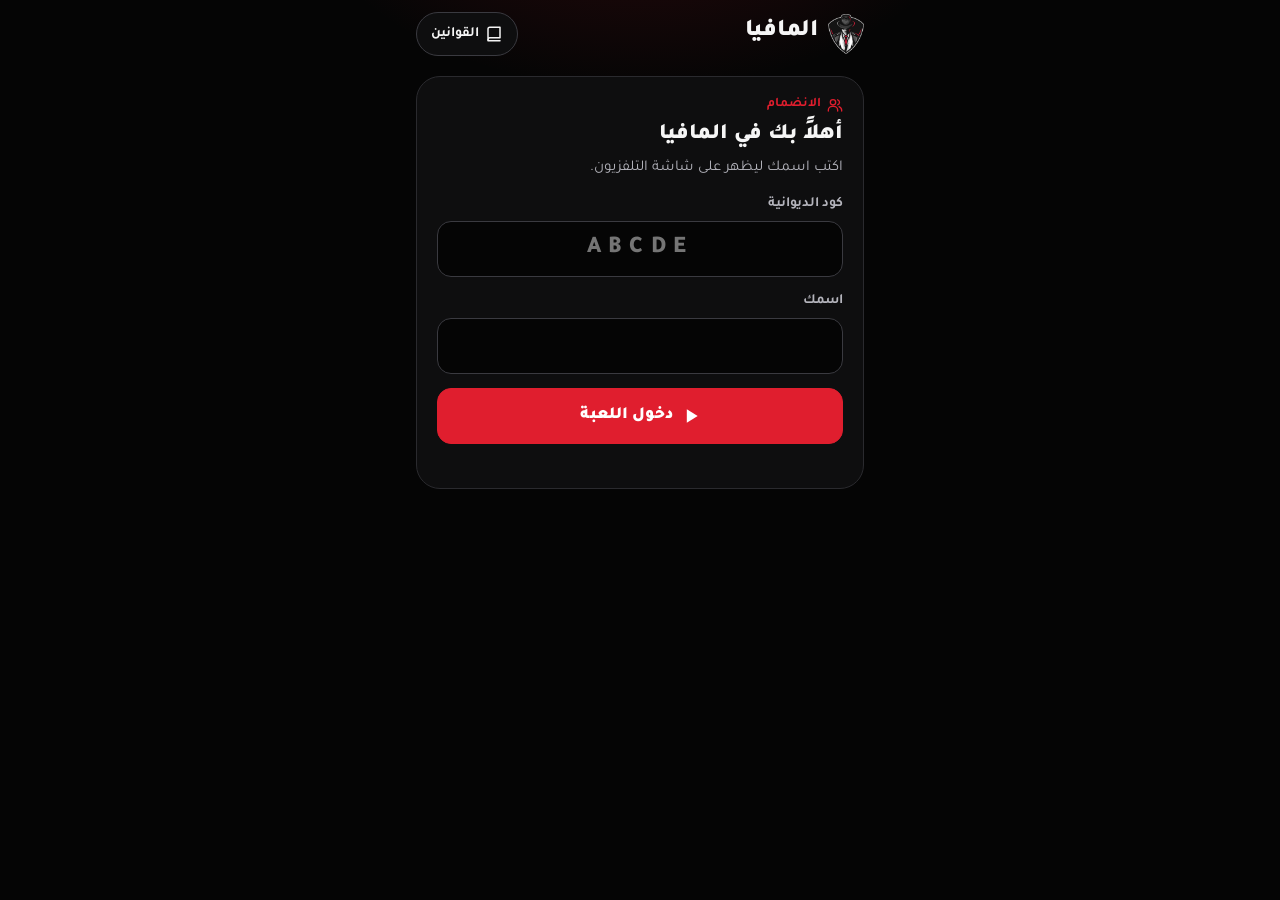
<file: index.html>
<!doctype html>
<html lang="ar" dir="rtl">
<head>
<script src="./polyfills.js?v=mwpchnn6"></script>
<meta charset="utf-8">
<meta name="viewport" content="width=device-width,initial-scale=1,viewport-fit=cover">
<meta name="theme-color" content="#050505">
<title>المافيا</title>
<link rel="stylesheet" href="./style.css?v=mwpchnn6">
<script src="./online-config.js"></script>
<script src="./ui.js?v=mwpchnn6"></script>
<script src="./rules.js?v=mwpchnn6"></script>
<style>
body{min-height:100%;font-size:16px;background:radial-gradient(520px 360px at 50% -160px,rgba(224,30,46,.2),transparent 70%),var(--bg)}
body.night{background:radial-gradient(520px 360px at 50% -160px,rgba(245,245,245,.07),transparent 70%),#020202}
.wrap{max-width:480px;margin:0 auto;padding:calc(12px + env(safe-area-inset-top)) 16px calc(88px + env(safe-area-inset-bottom))}

/* app bar */
.bar{display:flex;align-items:center;justify-content:space-between;gap:12px;margin-bottom:20px}
.brand{display:flex;align-items:center;gap:10px;min-width:0}
.brand .logo{width:36px;height:auto;flex:none}
.brand .wordmark{font-size:24px}
.brand .who{font-size:13px;color:var(--text-2);margin-top:3px;white-space:nowrap;overflow:hidden;text-overflow:ellipsis}
.tb{display:flex;gap:8px}
.chipbtn{display:inline-flex;align-items:center;gap:6px;height:44px;padding:0 14px;border-radius:999px;border:1px solid var(--line-strong);background:var(--surface);font-size:14px;font-weight:700;transition:background var(--dur-fast)}
.chipbtn:active{background:var(--surface-3)}
.chipbtn .i{width:18px;height:18px}

/* surfaces */
.card{background:var(--surface);border:1px solid var(--line);border-radius:var(--radius-lg);padding:20px;margin-bottom:14px;animation:fadeUp .45s var(--ease) both}
.eyebrow{display:inline-flex;align-items:center;gap:6px;color:var(--red);font-size:13px;font-weight:700;margin-bottom:6px}
.eyebrow .i{width:16px;height:16px}
.card h2{font-size:22px;font-weight:900;line-height:1.3}
.card p{color:var(--text-2);line-height:1.65;font-size:15px;margin-top:6px}
.center{text-align:center}
.big{font-size:28px;font-weight:900;line-height:1.25}
.hero-ic{width:64px;height:64px;border-radius:50%;display:grid;place-items:center;margin:4px auto 12px;border:1.5px solid var(--line-strong);background:var(--surface-2)}
.hero-ic .i{width:30px;height:30px}
.hero-ic.red{background:var(--red);border-color:var(--red);color:#fff;box-shadow:0 0 32px var(--red-glow)}

/* form */
label.fl{display:block;font-size:14px;font-weight:700;color:var(--text-2);margin:16px 0 8px}
.input{width:100%;font:inherit;font-size:18px;height:56px;padding:0 16px;border-radius:14px;border:1.5px solid var(--line-strong);background:var(--bg);color:var(--text);outline:none;transition:border-color var(--dur-fast)}
.input:focus{border-color:var(--red);box-shadow:0 0 0 3px var(--red-tint)}
.input.code{text-align:center;font-weight:900;font-size:24px;letter-spacing:.3em}
.btn{display:flex;width:100%;align-items:center;justify-content:center;gap:8px;height:56px;border-radius:14px;font-size:17px;font-weight:900;background:var(--surface-2);border:1.5px solid var(--line-strong);margin-top:14px;transition:transform var(--dur-fast),background var(--dur-fast)}
.btn:active{transform:scale(.98)}
.btn .i{width:20px;height:20px}
.btn.primary{background:var(--red);border-color:var(--red);color:#fff}
.btn.primary:active{background:var(--red-hover)}
.btn.ghost{background:none;border-color:transparent;color:var(--text-2);font-weight:700;font-size:15px}
.btn[disabled]{opacity:.4}
.err{color:#FF5A66;font-weight:700;margin-top:10px;font-size:14px;min-height:1em}

/* choice list */
.list{display:flex;flex-direction:column;gap:8px;margin-top:16px}
.opt{display:flex;align-items:center;gap:12px;min-height:58px;padding:8px 14px;border-radius:14px;background:var(--surface-2);border:1.5px solid transparent;font-size:17px;font-weight:700;text-align:right;width:100%;transition:border-color var(--dur-fast),background var(--dur-fast)}
.opt .av{width:38px;height:38px;border-radius:50%;display:grid;place-items:center;background:var(--surface-3);font-weight:900;flex:none}
.opt .nm{flex:1;min-width:0}
.opt .note{display:block;font-size:13px;color:var(--text-2);font-weight:400;margin-top:2px}
.opt .note.red{color:#FF5A66}
.opt .radio{width:24px;height:24px;border-radius:50%;border:2px solid var(--line-strong);flex:none;display:grid;place-items:center}
.opt .radio .i{width:14px;height:14px;opacity:0}
.opt.sel{border-color:var(--text);background:var(--white-tint)}
.opt.sel .radio{background:var(--text);border-color:var(--text);color:var(--bg)}
.opt.sel .radio .i{opacity:1}
.opt.sel.kill{border-color:var(--red);background:var(--red-tint)}
.opt.sel.kill .radio{background:var(--red);border-color:var(--red);color:#fff}
.opt[disabled]{opacity:.38}
.opt.static{cursor:default}
.opt.me{border-color:var(--line-strong)}
.opt.dead{opacity:.42}.opt.dead .nm{text-decoration:line-through}
.tag{display:inline-flex;align-items:center;gap:4px;font-size:13px;font-weight:700;border-radius:7px;padding:3px 8px;border:1px solid var(--line-strong);color:var(--text-2);flex:none}
.tag .i{width:13px;height:13px}
.tag.mafia{background:var(--red);border-color:var(--red);color:#fff}

/* role card */
.role{border-radius:var(--radius-lg);padding:28px 20px 22px;text-align:center;display:flex;flex-direction:column;align-items:center;gap:8px;border:1.5px solid var(--line-strong);
  background:linear-gradient(170deg,var(--surface-2),var(--surface) 70%);animation:fadeUp .45s var(--ease) both;cursor:pointer;user-select:none;-webkit-user-select:none}
.role .ric{width:84px;height:84px;border-radius:50%;display:grid;place-items:center;border:1.5px solid var(--text);margin-bottom:6px}
.role .ric .i{width:40px;height:40px}
.role .team{font-size:13px;font-weight:700;color:var(--text-2);letter-spacing:.02em}
.role .rn{font-size:40px;font-weight:900;line-height:1.1}
.role .rd{font-size:15px;line-height:1.65;color:var(--text-2);max-width:330px}
.role .mates{margin-top:8px;padding:10px 14px;border-radius:12px;background:var(--red-tint);font-size:15px;color:var(--text)}
.role .mates b{color:#FF5A66}
.role .tiny{font-size:13px;color:var(--text-3);margin-top:8px}
.role.mafia{border-color:var(--red);background:linear-gradient(170deg,#3A0710,var(--surface) 75%);box-shadow:0 0 48px -12px var(--red-glow)}
.role.mafia .ric{background:var(--red);border-color:var(--red);color:#fff}
.role.mafia .team{color:#FF5A66}

.dead-banner{display:flex;align-items:center;gap:10px;background:var(--red-tint);border:1px solid var(--red-deep);color:#FFB3BA;border-radius:14px;padding:12px 14px;font-weight:700;margin-bottom:14px;font-size:15px}
.dead-banner .i{color:var(--red)}
.checks{margin-top:12px;display:flex;flex-direction:column;gap:6px}
.checks div{display:flex;justify-content:space-between;align-items:center;background:var(--surface-2);border-radius:10px;padding:10px 12px;font-size:15px}
.result{display:flex;align-items:center;justify-content:center;gap:8px;border-radius:14px;padding:16px;text-align:center;font-size:20px;font-weight:900;margin-top:14px;animation:fadeUp .4s var(--ease) both;border:1.5px solid var(--text)}
.result.mafia{background:var(--red);border-color:var(--red);color:#fff}
.huge{font-size:60px;font-weight:900;font-variant-numeric:tabular-nums;direction:ltr;letter-spacing:-.02em;line-height:1.1;margin:6px 0}
.prog{display:flex;align-items:center;justify-content:center;gap:6px;color:var(--text-2);text-align:center;margin-top:12px;font-size:14px}
.prog .i{width:16px;height:16px}
.small{font-size:13px;color:var(--text-3);text-align:center;margin-top:16px}

/* overlays */
.overlay{position:fixed;top:0;right:0;bottom:0;left:0;background:rgba(3,3,3,.94);display:flex;align-items:center;justify-content:center;padding:20px;z-index:9;animation:fadeIn var(--dur) both}
.overlay .inner{width:100%;max-width:420px}
.rules-ov{align-items:flex-start;overflow-y:auto;-webkit-overflow-scrolling:touch;padding-top:calc(20px + env(safe-area-inset-top))}
.rules-ov .inner{padding-bottom:20px}
.rin section{margin-bottom:16px}
.rin .kicker{display:inline-flex;align-items:center;gap:6px;color:var(--red);font-weight:700;font-size:14px}
.rin .kicker .i{width:16px;height:16px}
.rin h2{font-size:28px;font-weight:900;margin:4px 0 8px}
.rin h3{display:flex;align-items:center;gap:8px;font-size:18px;font-weight:900;margin-bottom:8px}
.rin h3 .i{width:18px;height:18px;color:var(--red)} .rin h3.mt{margin-top:14px}
.rin p{color:var(--text-2);line-height:1.7;font-size:15px;margin-bottom:6px}
.rin b{color:var(--text)} .rin b.red{color:#FF5A66}
.r-roles{display:flex;flex-direction:column;gap:10px}
.r-role{display:grid;grid-template-columns:auto 1fr;gap:4px 12px;align-items:center;background:var(--surface);border:1px solid var(--line);border-radius:16px;padding:14px}
.r-role .r-ic{width:44px;height:44px;border-radius:50%;display:grid;place-items:center;border:1.5px solid var(--line-strong)}
.r-role .r-ic .i{width:22px;height:22px}
.r-role h3{margin:0;font-size:18px}
.r-role .r-team{font-size:13px;color:var(--text-3)}
.r-role p{grid-column:1/-1;margin:4px 0 0;font-size:14px}
.r-role.is-mafia{border-color:var(--red);background:linear-gradient(160deg,rgba(224,30,46,.16),var(--surface) 60%)}
.r-role.is-mafia .r-ic{background:var(--red);border-color:var(--red);color:#fff}
.r-role.is-mafia .r-team{color:#FF5A66}
.r-box{background:var(--surface);border:1px solid var(--line);border-radius:16px;padding:16px;margin-bottom:10px;color:var(--text-2);font-size:15px;line-height:1.7}
.r-box ol,.r-box ul{padding-inline-start:20px}
.r-box li{margin-bottom:4px}
.r-box a{color:var(--text);text-decoration:underline}
.rules-close{position:sticky;bottom:0}

/* privacy cover */
#cover{position:fixed;top:0;right:0;bottom:0;left:0;z-index:30;display:flex;flex-direction:column;align-items:center;justify-content:center;gap:16px;padding:24px;text-align:center;cursor:pointer;user-select:none;-webkit-user-select:none;
  background:radial-gradient(420px 420px at 50% 40%,rgba(224,30,46,.16),transparent 70%),var(--bg)}
#cover .logo{width:230px;max-width:56vw;height:auto;animation:drift 6s ease-in-out infinite;filter:drop-shadow(0 18px 40px rgba(224,30,46,.25))}
#cover .wordmark{font-size:52px}
#cover .st{display:inline-flex;align-items:center;gap:8px;min-height:40px;padding:0 16px;border-radius:999px;border:1px solid var(--line-strong);background:var(--surface);font-size:16px;font-weight:700;margin-top:6px}
#cover .st .i{width:18px;height:18px;color:var(--red)}
#cover .tap{display:inline-flex;align-items:center;gap:6px;font-size:14px;color:var(--text-2);animation:pulse 2.2s infinite}
#cover .tap .i{width:18px;height:18px}
.hidebtn{position:fixed;bottom:calc(16px + env(safe-area-inset-bottom));left:50%;transform:translateX(-50%);z-index:8;display:inline-flex;align-items:center;gap:8px;height:48px;padding:0 22px;border:1px solid var(--line-strong);background:rgba(14,14,15,.94);backdrop-filter:blur(8px);border-radius:999px;font-size:15px;font-weight:700;box-shadow:0 8px 24px rgba(0,0,0,.5)}
.hidebtn .i{width:18px;height:18px}
.vlist{margin-top:12px;flex-direction:column;align-items:stretch}
.vbtn{width:100%;min-height:52px;font-size:16px}
.btn.rec{animation:breathe 1.6s infinite}
.btn.rec #reccd{direction:ltr;font-variant-numeric:tabular-nums}
</style>
</head>
<body>
<div class="wrap">
  <div class="bar">
    <div class="brand"><span id="brandLogo"></span><div><div class="wordmark">المافيا</div><div class="who" id="meName"></div></div></div>
    <div class="tb">
      <button class="chipbtn" id="rulesBtn" aria-label="القوانين"></button>
      <button class="chipbtn hidden" id="peekBtn" aria-label="دوري"></button>
    </div>
  </div>
  <div id="view"></div>
  <div class="small" id="conn"></div>
</div>

<div id="cover" class="hidden" role="button" aria-label="اضغط للعرض">
  <span id="coverLogo"></span>
  <div class="wordmark">المافيا<span class="en">MAFIA</span></div>
  <div class="st" id="coverSt"></div>
  <div class="tap" id="coverTap"></div>
</div>
<button class="hidebtn hidden" id="hideBtn"></button>
<div class="overlay hidden" id="ov"><div class="inner" id="ovInner"></div></div>
<div class="overlay rules-ov hidden" id="rov"><div class="inner"><div class="rin" id="rulesIn"></div>
  <button class="btn primary rules-close" id="rulesClose"></button></div></div>

<script src="./play.js?v=mwpchnn6"></script>
</body>
</html>
</file>
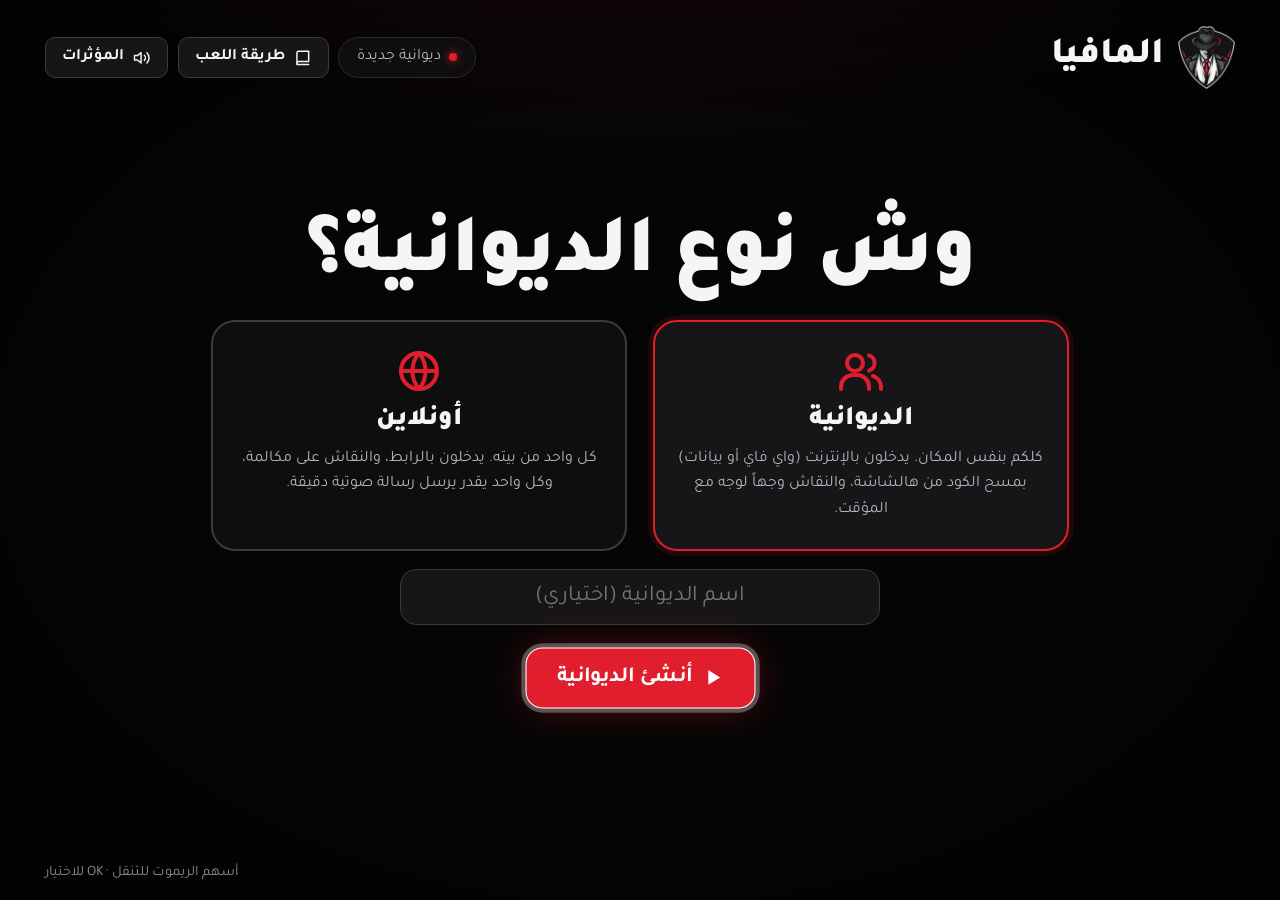
<file: host.html>
<!doctype html>
<html lang="ar" dir="rtl">
<head>
<script src="./polyfills.js?v=mwpchnn6"></script>
<meta charset="utf-8">
<meta name="viewport" content="width=device-width,initial-scale=1">
<title>المافيا — شاشة الراوي</title>
<link rel="stylesheet" href="./style.css?v=mwpchnn6">
<script src="./qrcode.js?v=mwpchnn6"></script>
<script src="./online-config.js"></script>
<script src="./ui.js?v=mwpchnn6"></script>
<script src="./rules.js?v=mwpchnn6"></script>
<style>
html{font-size:1.25vw}
body{overflow:hidden;background:radial-gradient(70rem 40rem at 50% -18rem,rgba(224,30,46,.16),transparent 70%),var(--bg);transition:background var(--dur-slow)}
body.night{background:radial-gradient(70rem 40rem at 50% -18rem,rgba(245,245,245,.06),transparent 70%),#020202}
body::after{content:"";position:fixed;top:0;right:0;bottom:0;left:0;pointer-events:none;background:radial-gradient(ellipse at center,transparent 55%,rgba(0,0,0,.55))}
#app{position:fixed;top:0;right:0;bottom:0;left:0;display:flex;flex-direction:column;padding:1.6rem 2.8rem 1.1rem;z-index:1}

/* header */
header{display:flex;align-items:center;justify-content:space-between;margin-bottom:1.3rem}
.brand{display:flex;align-items:center;gap:.9rem}
.brand .logo{width:3.6rem;height:auto}
.brand .wordmark{font-size:2.3rem}
.tools{display:flex;gap:.6rem;align-items:center}
.status{display:inline-flex;align-items:center;gap:.5rem;height:2.6rem;padding:0 1.1rem;border-radius:999px;border:1px solid var(--line);font-size:1rem;color:var(--text-2);background:var(--surface)}
.status .dot{width:.5rem;height:.5rem;border-radius:50%;background:var(--red);box-shadow:0 0 .6rem var(--red)}
main{flex:1;min-height:0;display:flex}
footer{display:flex;justify-content:space-between;align-items:center;color:var(--text-3);font-size:.9rem;margin-top:.8rem}
footer span{display:inline-flex;align-items:center;gap:.4rem}
footer .url{direction:ltr;font-weight:700;color:var(--text-2)}

/* buttons */
.btn{display:inline-flex;align-items:center;justify-content:center;gap:.6rem;height:3.6rem;padding:0 1.8rem;border-radius:var(--radius);font-size:1.3rem;font-weight:700;
  background:var(--surface-2);border:1.5px solid var(--line-strong);color:var(--text);outline:none;
  transition:transform var(--dur-fast) var(--ease),background var(--dur-fast),border-color var(--dur-fast),box-shadow var(--dur-fast)}
.btn .i{width:1.3rem;height:1.3rem}
.btn.primary{background:var(--red);border-color:var(--red);color:#fff}
.btn.ghost{background:transparent}
.btn.sm{height:2.6rem;padding:0 1rem;font-size:1rem;border-radius:var(--radius-sm)}
.btn.sm .i{width:1.1rem;height:1.1rem}
.btn.icon{width:2.8rem;padding:0}
.btn:focus-visible,.btn:focus{border-color:#fff;box-shadow:0 0 0 .25rem rgba(245,245,245,.22);transform:scale(1.05)}
.btn.primary:focus{box-shadow:0 0 0 .25rem rgba(245,245,245,.3),0 0 2.4rem var(--red-glow)}
.btn[disabled]{opacity:.35;cursor:not-allowed}

/* lobby */
.lobby{display:grid;grid-template-columns:22rem 1fr;gap:1.8rem;width:100%;min-height:0}
.join{background:var(--surface);border:1px solid var(--line);border-radius:var(--radius-lg);overflow:hidden;display:flex;flex-direction:column;align-self:start}
.join .head{background:var(--red);color:#fff;padding:.9rem 1.2rem;display:flex;align-items:center;gap:.6rem;font-size:1.25rem;font-weight:900}
.join .body{padding:1.3rem;display:flex;flex-direction:column;align-items:center;gap:1rem}
.qr{width:17.5rem;height:17.5rem;background:#fff;border-radius:var(--radius);padding:1rem}
.qr svg{width:100%;height:100%;display:block}
.url{direction:ltr;font-size:1.3rem;font-weight:700;letter-spacing:.02em;border:1px solid var(--line-strong);border-radius:var(--radius-sm);padding:.45rem 1rem;background:var(--surface-2)}
.hint{display:flex;gap:.6rem;align-items:flex-start;color:var(--text-2);font-size:.95rem;line-height:1.5}
.hint .i{color:var(--red);margin-top:.15rem}
.noip{display:flex;flex-direction:column;align-items:center;gap:.8rem;text-align:center;color:var(--text-2);font-size:1.15rem;padding:2rem 1rem}
.noip .i{width:3rem;height:3rem;color:var(--red)}

.panel{background:var(--surface);border:1px solid var(--line);border-radius:var(--radius-lg);padding:1.3rem 1.5rem;display:flex;flex-direction:column;min-height:0;overflow:hidden}
.ptitle{display:flex;align-items:center;gap:.8rem;margin-bottom:1rem}
.ptitle h2{font-size:1.6rem;font-weight:900}
.badge{display:inline-flex;align-items:center;justify-content:center;min-width:2.2rem;height:2rem;padding:0 .7rem;border-radius:999px;background:var(--red);color:#fff;font-weight:900;font-size:1.05rem}
.grid{display:grid;grid-template-columns:repeat(4,1fr);gap:.7rem;align-content:start}
.still .anim,.still .tile{animation:none}
.tile{display:flex;align-items:center;gap:.6rem;background:var(--surface-2);border:1px solid var(--line);border-radius:var(--radius);padding:.55rem .7rem;font-size:1.2rem;font-weight:700;min-width:0;animation:fadeUp .4s var(--ease) both}
.tile .on,.tile .off{width:.55rem;height:.55rem;border-radius:50%;flex:none}
.tile .on{background:#F5F5F5;box-shadow:0 0 .5rem rgba(245,245,245,.6)} .tile .off{background:var(--line-strong)}
.tile .nm{flex:1;min-width:0;white-space:nowrap;overflow:hidden;text-overflow:ellipsis}
.tile .kick{width:2rem;height:2rem;border-radius:.6rem;display:grid;place-items:center;color:var(--text-3);border:1.5px solid transparent;flex:none;outline:none}
.tile .kick .i{width:1rem;height:1rem}
.tile .kick:focus{border-color:#fff;color:#fff;background:var(--red)}
.empty{grid-column:1/-1;display:flex;flex-direction:column;align-items:center;gap:.8rem;color:var(--text-3);font-size:1.3rem;padding:2.4rem 0}
.empty .i{width:2.6rem;height:2.6rem}

.settings{display:grid;grid-template-columns:repeat(5,minmax(0,1fr));gap:.55rem;margin-top:auto;padding-top:1rem}
.set{background:var(--surface-2);border:1px solid var(--line);border-radius:var(--radius);padding:.4rem .4rem;display:flex;align-items:center;justify-content:space-between;gap:.4rem;min-width:0}
.set .lbl{display:flex;align-items:center;gap:.3rem;color:var(--text-2);font-size:.88rem;white-space:nowrap;min-width:0;overflow:hidden}
.set .lbl small{font-size:.8rem;color:var(--text-3)}
.set .lbl .i{color:var(--red);width:1rem;height:1rem;flex:none}
.stepper{display:flex;align-items:center;gap:.4rem}
.set .btn.icon{width:2.1rem;height:2.1rem}
.set.wide{grid-column:span 2}
.set .sw{height:2rem;padding:0 .15rem}.set .sw i{width:2.3rem;height:1.35rem}.set .sw i::after{width:.95rem;height:.95rem}.set .sw.on i::after{right:1.15rem}
.stepper{gap:.25rem!important}
.stepper b{min-width:2rem;text-align:center;font-size:1.35rem;font-variant-numeric:tabular-nums}
.sw{display:inline-flex;align-items:center;gap:.5rem;height:2.4rem;padding:0 .35rem;flex:none;border-radius:999px;border:1.5px solid var(--line-strong);font-size:.95rem;font-weight:700;color:var(--text-2);outline:none;transition:all var(--dur-fast)}
.sw i{width:2.6rem;height:1.5rem;border-radius:999px;background:var(--surface-3);position:relative;transition:background var(--dur-fast)}
.sw i::after{content:"";position:absolute;top:.2rem;right:.2rem;width:1.1rem;height:1.1rem;border-radius:50%;background:var(--text-3);transition:all var(--dur) var(--ease)}
.sw.on{color:var(--text)} .sw.on i{background:var(--red)} .sw.on i::after{right:1.3rem;background:#fff}
.sw:focus{border-color:#fff;box-shadow:0 0 0 .25rem rgba(245,245,245,.22)}
.cta{display:flex;align-items:center;gap:1rem;margin-top:.8rem}
.cta .btn{white-space:nowrap}
.deck{display:flex;flex-wrap:wrap;gap:.3rem;margin-top:.6rem;align-items:center}
.deck .tag{font-size:.78rem;padding:.1rem .45rem}
.cta .note{color:var(--text-2);font-size:1.05rem}
.err{color:var(--red);font-size:1.05rem;font-weight:700}

footer .url{font-size:.9rem;padding:.15rem .6rem}
/* stage screens */
.stage{flex:1;display:flex;flex-direction:column;align-items:center;justify-content:center;text-align:center;gap:1.1rem}
.orb{width:7.5rem;height:7.5rem;border-radius:50%;display:grid;place-items:center;border:1.5px solid var(--line-strong);background:var(--surface);animation:drift 6s ease-in-out infinite}
.orb .i{width:3.4rem;height:3.4rem}
.orb.red{border-color:var(--red);color:var(--red);animation:drift 6s ease-in-out infinite,breathe 3s ease-in-out infinite}
.orb.white{box-shadow:0 0 5rem 1rem rgba(245,245,245,.08)}
.kicker{display:inline-flex;align-items:center;gap:.5rem;font-size:1.25rem;font-weight:700;color:var(--red);letter-spacing:.02em}
.kicker .i{width:1.2rem;height:1.2rem}
.huge{font-size:5.2rem;font-weight:900;line-height:1.05;letter-spacing:-.02em}
.lead{font-size:1.5rem;color:var(--text-2);max-width:58rem;line-height:1.6}
.bar{width:36rem;height:.6rem;border-radius:1rem;background:var(--surface-3);overflow:hidden}
.bar i{display:block;height:100%;background:var(--red);border-radius:1rem;transition:width var(--dur-slow) var(--ease);margin-inline-start:0}
.meta{color:var(--text-2);font-size:1.2rem;font-variant-numeric:tabular-nums}
.countdown{font-size:10rem;font-weight:900;font-variant-numeric:tabular-nums;line-height:1;direction:ltr;letter-spacing:-.03em}
.countdown.low{color:var(--red);animation:pulse 1s infinite}
.victim{font-size:5.6rem;font-weight:900;color:var(--red);line-height:1;animation:fadeUp .9s var(--ease) both;text-shadow:0 0 3rem var(--red-glow)}
.rolechip{display:inline-flex;align-items:center;gap:.7rem;font-size:1.7rem;font-weight:900;padding:.7rem 1.6rem;border-radius:var(--radius);border:2px solid var(--text);animation:fadeUp .9s .5s var(--ease) both}
.rolechip .i{width:1.7rem;height:1.7rem}
.rolechip.mafia{background:var(--red);border-color:var(--red);color:#fff;animation:fadeUp .9s .5s var(--ease) both,breathe 2.4s 1.4s infinite}
.wide{width:100%;max-width:86rem}
.ptile{display:flex;align-items:center;gap:.7rem;background:var(--surface);border:1px solid var(--line);border-radius:var(--radius);padding:.6rem .8rem;font-size:1.25rem;font-weight:700;min-width:0;transition:border-color var(--dur)}
.ptile .av{width:2.3rem;height:2.3rem;border-radius:50%;display:grid;place-items:center;background:var(--surface-3);font-weight:900;flex:none}
.ptile .nm{flex:1;min-width:0;white-space:nowrap;overflow:hidden;text-overflow:ellipsis;text-align:right}
.ptile.done{border-color:var(--text)} .ptile.done .av{background:var(--text);color:var(--bg)}
.ptile.dead{opacity:.4} .ptile.dead .nm{text-decoration:line-through}
.ptile .st .i{width:1.2rem;height:1.2rem}
.tag{display:inline-flex;align-items:center;gap:.3rem;font-size:.85rem;font-weight:700;border-radius:.45rem;padding:.15rem .55rem;border:1px solid var(--line-strong);color:var(--text-2);flex:none}
.tag .i{width:.9rem;height:.9rem}
.tag.mafia{background:var(--red);border-color:var(--red);color:#fff}
.actions{display:flex;gap:1rem;justify-content:center;margin-top:.4rem}
.tally{display:flex;flex-direction:column;gap:.6rem;width:58rem}
.trow{display:grid;grid-template-columns:11rem 1fr 3rem;align-items:center;gap:1rem;font-size:1.25rem;font-weight:700;text-align:right}
.trow .tb{height:2.2rem;border-radius:.6rem;background:var(--surface-2);overflow:hidden;position:relative}
.trow .tb i{position:absolute;top:0;bottom:0;right:0;background:linear-gradient(270deg,var(--red),var(--red-deep));border-radius:.6rem}
.trow .tv{position:absolute;top:0;right:0;bottom:0;left:0;display:flex;align-items:center;padding:0 .8rem;font-size:.95rem;font-weight:400;color:#fff;white-space:nowrap;overflow:hidden}
.trow b{text-align:center;font-size:1.4rem}
.over{gap:.8rem}
.over .logo{width:6.4rem;height:auto;flex:none;filter:drop-shadow(0 0 2rem rgba(224,30,46,.3))}
.banner{font-size:4.8rem;font-weight:900;line-height:1.05}
.banner.mafia{color:var(--red);text-shadow:0 0 3.5rem var(--red-glow)}
.log{font-size:.9rem;color:var(--text-3);line-height:1.7;columns:2;column-gap:3rem;text-align:right;max-width:76rem}

/* rules overlay */
.rov{position:fixed;top:0;right:0;bottom:0;left:0;z-index:20;background:rgba(3,3,3,.985);padding:1.6rem 2.8rem;animation:fadeIn var(--dur) both;overflow-x:hidden;overflow-y:auto;scroll-behavior:smooth}
.rin{min-height:100%;display:flex;flex-direction:column;gap:.6rem;font-size:.84rem;line-height:1.45}
.rin h2{font-size:1.9rem;font-weight:900;margin:.1rem 0}
.rin h3{display:flex;align-items:center;gap:.5rem;font-size:1.15rem;font-weight:900;margin-bottom:.4rem}
.rin h3 .i{color:var(--red)} .rin h3.mt{margin-top:.8rem}
.r-intro p{color:var(--text-2);font-size:.95rem;max-width:70rem}
.r-intro b{color:var(--text)} .r-intro b.red,.r-box b.red{color:var(--red)}
.r-roles{display:grid;grid-template-columns:repeat(3,1fr);gap:.7rem}
.r-role{display:grid;grid-template-columns:auto 1fr;gap:.25rem .7rem;align-items:center;background:var(--surface);border:1px solid var(--line);border-radius:var(--radius);padding:.6rem .9rem}
.r-role .r-ic{width:2.4rem;height:2.4rem;border-radius:50%;display:grid;place-items:center;border:1.5px solid var(--line-strong)}
.r-role .r-ic .i{width:1.5rem;height:1.5rem}
.r-role h3{font-size:1.2rem;margin:0}
.r-role .r-team{font-size:.85rem;color:var(--text-3)}
.r-role p{grid-column:1/-1;color:var(--text-2)}
.r-role.is-mafia{border-color:var(--red);background:linear-gradient(160deg,rgba(224,30,46,.18),var(--surface) 60%)}
.r-role.is-mafia .r-ic{background:var(--red);border-color:var(--red);color:#fff}
.r-role.is-mafia .r-team{color:var(--red)}
.r-cols{display:grid;grid-template-columns:1.5fr 1fr 1fr;gap:.9rem;flex:1;min-height:0}
.r-box{background:var(--surface);border:1px solid var(--line);border-radius:var(--radius);padding:.7rem 1rem;color:var(--text-2)}
.r-box ol,.r-box ul{padding-inline-start:1.2rem;display:flex;flex-direction:column;gap:.25rem}
.r-box p{margin-bottom:.4rem} .r-box b,.r-box a{color:var(--text)}
.rov .closerow{position:fixed;z-index:1;top:1.6rem;left:2.8rem}
.accused{display:flex;gap:1.4rem;justify-content:center;flex-wrap:wrap}
.acc{display:flex;flex-direction:column;align-items:center;gap:.4rem;padding:1rem 1.6rem;border:2px solid var(--red);border-radius:var(--radius);background:var(--surface-2);min-width:9rem;animation:fadeUp .6s var(--ease) both}
.acc .av{width:3.4rem;height:3.4rem;border-radius:50%;display:grid;place-items:center;background:var(--red);color:#fff;font-size:1.6rem;font-weight:900}
.acc b{font-size:1.6rem}
.acc small{color:var(--text-3);font-size:.95rem}
.code{display:flex;flex-direction:column;align-items:center;gap:.1rem}
.code small{color:var(--text-3);font-size:.9rem}
.code b{direction:ltr;font-size:2.6rem;font-weight:900;letter-spacing:.3em;margin-inline-end:-.3em;color:#fff}
.btn.wa{background:#1fa855;border-color:#1fa855;color:#fff}
.create .logo.big{width:9rem;height:auto}
.create .input{width:30rem;max-width:90vw;font-size:1.4rem;padding:.9rem 1.2rem;border-radius:var(--radius);border:1.5px solid var(--line-strong);background:var(--surface-2);color:var(--text);font-family:inherit;text-align:center}
.create .input:focus{outline:none;border-color:#fff;box-shadow:0 0 0 .25rem rgba(245,245,245,.22)}
.create .err{color:var(--red);min-height:1.4em}
.vtitle{display:flex;align-items:center;gap:.5rem;color:var(--text-2);font-size:1.1rem}
.vbtn.tv{font-size:1.3rem;padding:.8rem 1.3rem;min-width:15rem}
.vbtn.tv .vic{width:2.6rem;height:2.6rem}
.create .modes{display:flex;gap:1.6rem;justify-content:center;flex-wrap:wrap}
.create .mode{width:26rem;display:flex;flex-direction:column;align-items:center;gap:.6rem;padding:1.6rem 1.4rem;border-radius:var(--radius-lg);border:2px solid var(--line-strong);background:var(--surface);color:var(--text);text-align:center;outline:none}
.create .mode .i{width:3rem;height:3rem;color:var(--red)}
.create .mode b{font-size:1.7rem;font-weight:900}
.create .mode span{color:var(--text-2);font-size:1rem;line-height:1.6}
.create .mode.sel{border-color:var(--red);background:var(--surface-2);box-shadow:0 0 0 .3rem var(--red-tint)}
.create .mode:focus{border-color:#fff}
.join.compact .qr{width:12.5rem;height:12.5rem;padding:.7rem}
.join.compact .body{gap:.75rem}
.set.locked{opacity:.62}
.set.locked .sw{cursor:not-allowed}
</style>
</head>
<body>
<div id="app">
  <header>
    <div class="brand"><span id="brandLogo"></span><div class="wordmark">المافيا</div></div>
    <div class="tools">
      <span class="status" id="status"><span class="dot"></span><span id="statusTxt"></span></span>
      <button class="btn sm" id="rulesBtn" data-k="rules"></button>
      <button class="btn sm" id="soundBtn" data-k="sound"></button>
    </div>
  </header>
  <main id="main"></main>
  <footer><span id="foot"></span><span id="remoteHint"></span></footer>
</div>
<div class="rov hidden" id="rulesOv"><div class="rin" id="rulesIn"></div>
  <div class="closerow"><button class="btn sm primary" id="rulesClose"></button></div></div>

<script src="./tv.js?v=mwpchnn6"></script>
</body>
</html>
</file>
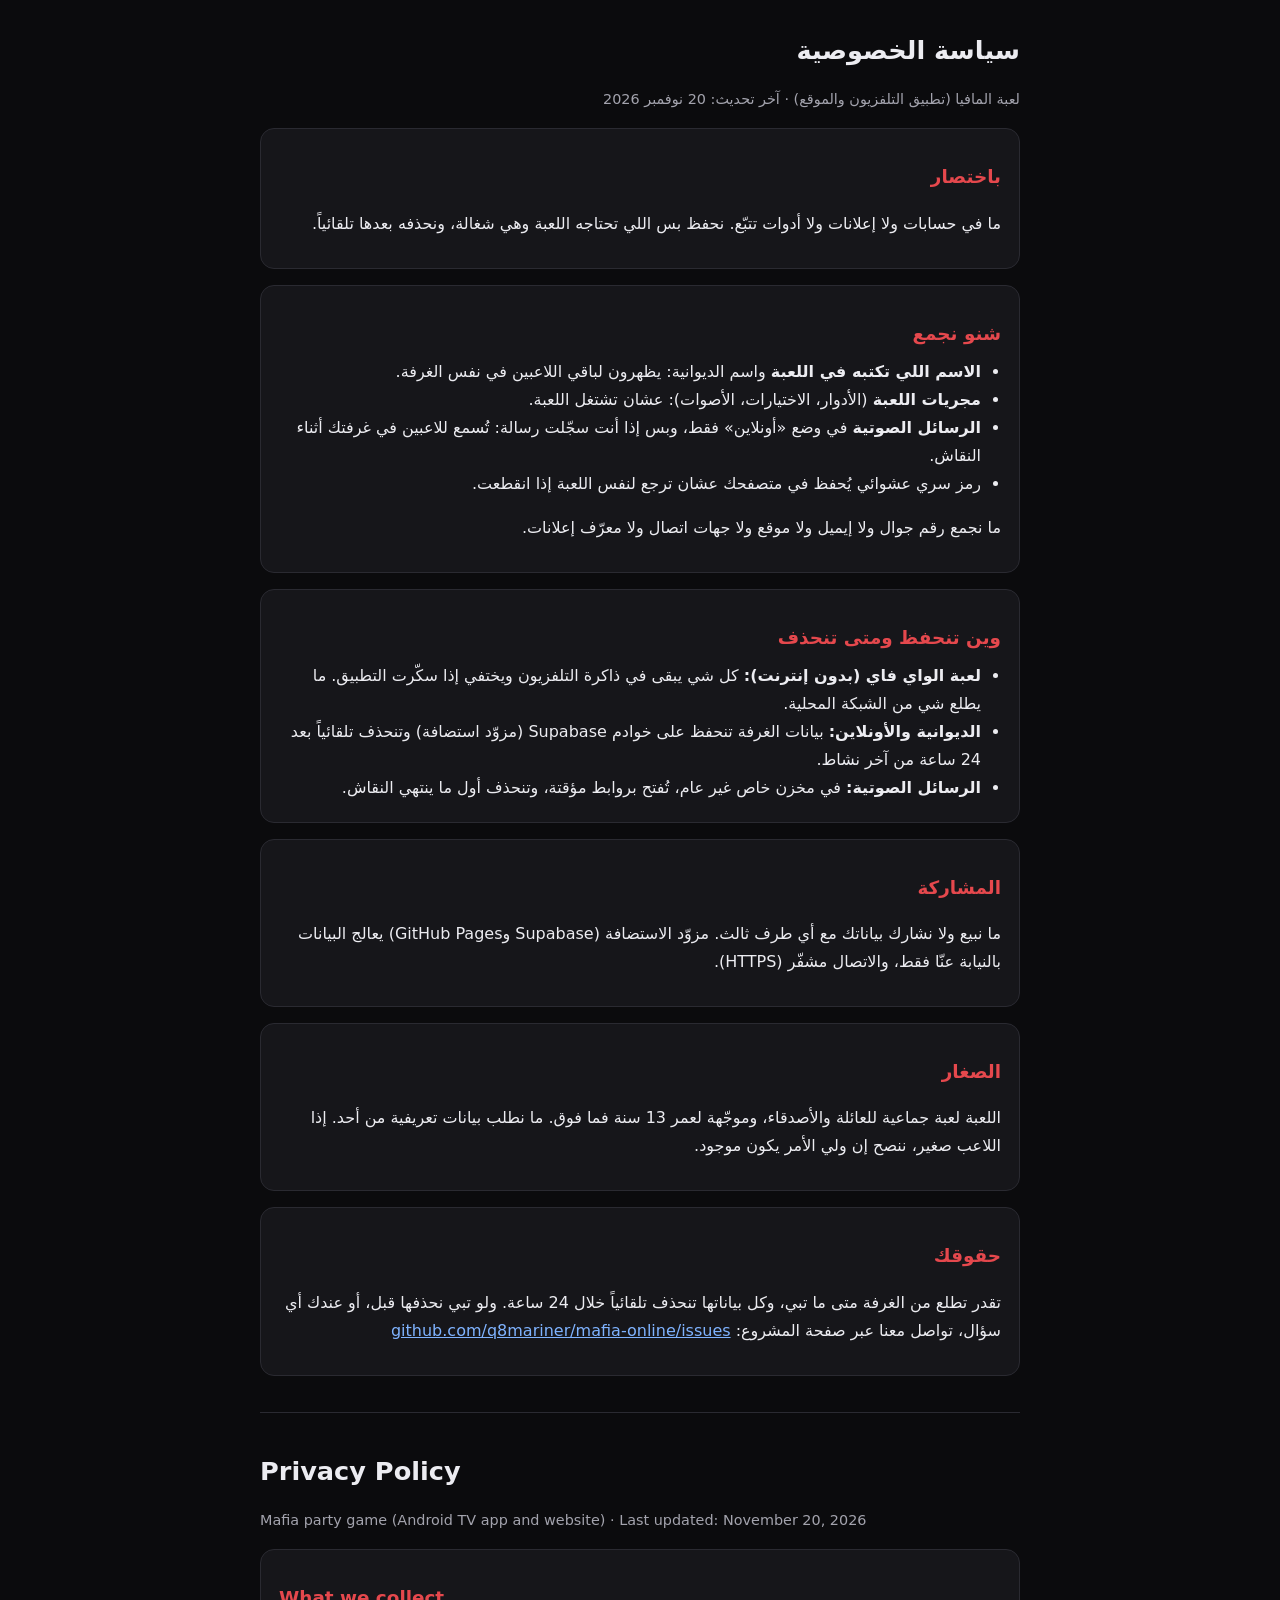
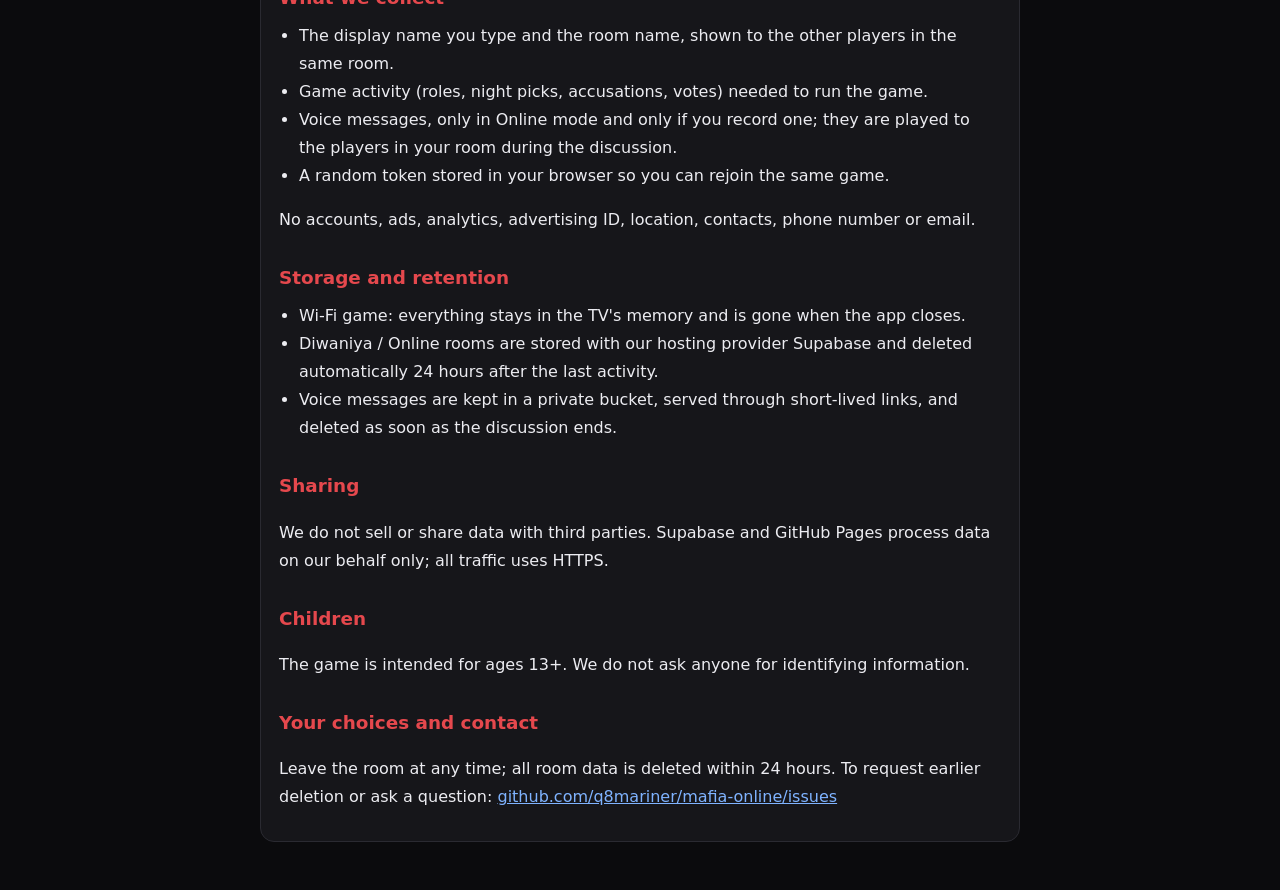
<file: privacy.html>
<!doctype html>
<html lang="ar" dir="rtl">
<head>
<script src="./polyfills.js?v=mwpchnn6"></script>
<meta charset="utf-8">
<meta name="viewport" content="width=device-width,initial-scale=1">
<title>سياسة الخصوصية — لعبة المافيا</title>
<style>
:root{--bg:#0b0b0d;--fg:#ececf1;--mut:#a3a3ad;--acc:#e5484d;--card:#16161a;--line:#2a2a31}
body{margin:0;background:var(--bg);color:var(--fg);font:16px/1.75 system-ui,-apple-system,"Segoe UI",Tahoma,sans-serif}
main{max-width:760px;margin:0 auto;padding:28px 16px 48px}
h1{font-size:1.6rem;margin:0 0 4px}h2{font-size:1.15rem;margin:28px 0 8px;color:var(--acc)}
.mut{color:var(--mut);font-size:.9rem}section{background:var(--card);border:1px solid var(--line);border-radius:14px;padding:4px 18px 14px;margin-top:16px}
ul{padding-inline-start:20px;margin:6px 0}a{color:#7fb3ff}hr{border:0;border-top:1px solid var(--line);margin:36px 0}
[lang=en]{direction:ltr;text-align:left}
</style>
</head>
<body>
<main>
<h1>سياسة الخصوصية</h1>
<p class="mut">لعبة المافيا (تطبيق التلفزيون والموقع) · آخر تحديث: 20 نوفمبر 2026</p>

<section>
<h2>باختصار</h2>
<p>ما في حسابات ولا إعلانات ولا أدوات تتبّع. نحفظ بس اللي تحتاجه اللعبة وهي شغالة، ونحذفه بعدها تلقائياً.</p>
</section>

<section>
<h2>شنو نجمع</h2>
<ul>
<li><b>الاسم اللي تكتبه في اللعبة</b> واسم الديوانية: يظهرون لباقي اللاعبين في نفس الغرفة.</li>
<li><b>مجريات اللعبة</b> (الأدوار، الاختيارات، الأصوات): عشان تشتغل اللعبة.</li>
<li><b>الرسائل الصوتية</b> في وضع «أونلاين» فقط، وبس إذا أنت سجّلت رسالة: تُسمع للاعبين في غرفتك أثناء النقاش.</li>
<li>رمز سري عشوائي يُحفظ في متصفحك عشان ترجع لنفس اللعبة إذا انقطعت.</li>
</ul>
<p>ما نجمع رقم جوال ولا إيميل ولا موقع ولا جهات اتصال ولا معرّف إعلانات.</p>
</section>

<section>
<h2>وين تنحفظ ومتى تنحذف</h2>
<ul>
<li><b>لعبة الواي فاي (بدون إنترنت):</b> كل شي يبقى في ذاكرة التلفزيون ويختفي إذا سكّرت التطبيق. ما يطلع شي من الشبكة المحلية.</li>
<li><b>الديوانية والأونلاين:</b> بيانات الغرفة تنحفظ على خوادم Supabase (مزوّد استضافة) وتنحذف تلقائياً بعد 24 ساعة من آخر نشاط.</li>
<li><b>الرسائل الصوتية:</b> في مخزن خاص غير عام، تُفتح بروابط مؤقتة، وتنحذف أول ما ينتهي النقاش.</li>
</ul>
</section>

<section>
<h2>المشاركة</h2>
<p>ما نبيع ولا نشارك بياناتك مع أي طرف ثالث. مزوّد الاستضافة (Supabase وGitHub Pages) يعالج البيانات بالنيابة عنّا فقط، والاتصال مشفّر (HTTPS).</p>
</section>

<section>
<h2>الصغار</h2>
<p>اللعبة لعبة جماعية للعائلة والأصدقاء، وموجّهة لعمر 13 سنة فما فوق. ما نطلب بيانات تعريفية من أحد. إذا اللاعب صغير، ننصح إن ولي الأمر يكون موجود.</p>
</section>

<section>
<h2>حقوقك</h2>
<p>تقدر تطلع من الغرفة متى ما تبي، وكل بياناتها تنحذف تلقائياً خلال 24 ساعة. ولو تبي نحذفها قبل، أو عندك أي سؤال، تواصل معنا عبر صفحة المشروع: <a href="https://github.com/q8mariner/mafia-online/issues">github.com/q8mariner/mafia-online/issues</a></p>
</section>

<hr>

<div lang="en">
<h1>Privacy Policy</h1>
<p class="mut">Mafia party game (Android TV app and website) · Last updated: November 20, 2026</p>
<section>
<h2>What we collect</h2>
<ul>
<li>The display name you type and the room name, shown to the other players in the same room.</li>
<li>Game activity (roles, night picks, accusations, votes) needed to run the game.</li>
<li>Voice messages, only in Online mode and only if you record one; they are played to the players in your room during the discussion.</li>
<li>A random token stored in your browser so you can rejoin the same game.</li>
</ul>
<p>No accounts, ads, analytics, advertising ID, location, contacts, phone number or email.</p>
<h2>Storage and retention</h2>
<ul>
<li>Wi-Fi game: everything stays in the TV's memory and is gone when the app closes.</li>
<li>Diwaniya / Online rooms are stored with our hosting provider Supabase and deleted automatically 24 hours after the last activity.</li>
<li>Voice messages are kept in a private bucket, served through short-lived links, and deleted as soon as the discussion ends.</li>
</ul>
<h2>Sharing</h2>
<p>We do not sell or share data with third parties. Supabase and GitHub Pages process data on our behalf only; all traffic uses HTTPS.</p>
<h2>Children</h2>
<p>The game is intended for ages 13+. We do not ask anyone for identifying information.</p>
<h2>Your choices and contact</h2>
<p>Leave the room at any time; all room data is deleted within 24 hours. To request earlier deletion or ask a question: <a href="https://github.com/q8mariner/mafia-online/issues">github.com/q8mariner/mafia-online/issues</a></p>
</section>
</div>
</main>
</body>
</html>
</file>
<file: style.css>
@font-face{font-family:"Tajawal";font-weight:400;font-display:swap;src:url(./fonts/tajawal-arabic-400-normal.woff2) format("woff2");unicode-range:U+0600-06FF,U+0750-077F,U+0870-088E,U+0890-0891,U+0898-08E1,U+08E3-08FF,U+200C-200E,U+2010-2011,U+204F,U+2E41,U+FB50-FDFF,U+FE70-FE74,U+FE76-FEFC}
@font-face{font-family:"Tajawal";font-weight:700;font-display:swap;src:url(./fonts/tajawal-arabic-700-normal.woff2) format("woff2");unicode-range:U+0600-06FF,U+0750-077F,U+0870-088E,U+0890-0891,U+0898-08E1,U+08E3-08FF,U+200C-200E,U+2010-2011,U+204F,U+2E41,U+FB50-FDFF,U+FE70-FE74,U+FE76-FEFC}
@font-face{font-family:"Tajawal";font-weight:900;font-display:swap;src:url(./fonts/tajawal-arabic-900-normal.woff2) format("woff2");unicode-range:U+0600-06FF,U+0750-077F,U+0870-088E,U+0890-0891,U+0898-08E1,U+08E3-08FF,U+200C-200E,U+2010-2011,U+204F,U+2E41,U+FB50-FDFF,U+FE70-FE74,U+FE76-FEFC}
@font-face{font-family:"Tajawal";font-weight:400;font-display:swap;src:url(./fonts/tajawal-latin-400-normal.woff2) format("woff2");unicode-range:U+0000-00FF,U+2000-206F,U+20AC,U+2122,U+2212}
@font-face{font-family:"Tajawal";font-weight:700;font-display:swap;src:url(./fonts/tajawal-latin-700-normal.woff2) format("woff2");unicode-range:U+0000-00FF,U+2000-206F,U+20AC,U+2122,U+2212}
@font-face{font-family:"Tajawal";font-weight:900;font-display:swap;src:url(./fonts/tajawal-latin-900-normal.woff2) format("woff2");unicode-range:U+0000-00FF,U+2000-206F,U+20AC,U+2122,U+2212}

/* ===== Mafia design tokens: black + red ===== */
:root{
  --bg:#050505; --surface:#0E0E0F; --surface-2:#161618; --surface-3:#1F1F22;
  --line:#2A2A2E; --line-strong:#3A3A40;
  --text:#F5F5F5; --text-2:#B4B4BC; --text-3:#8A8A94;
  --red:#E01E2E; --red-hover:#F2333F; --red-deep:#5C0A12; --red-glow:rgba(224,30,46,.35); --red-tint:rgba(224,30,46,.12);
  --white-tint:rgba(245,245,245,.08);
  --radius-sm:10px; --radius:16px; --radius-lg:24px;
  --ease:cubic-bezier(.2,.7,.2,1); --dur-fast:150ms; --dur:260ms; --dur-slow:600ms;
}
*{box-sizing:border-box;margin:0;padding:0}
html,body{height:100%}
body{background:var(--bg);color:var(--text);font-family:"Tajawal",system-ui,sans-serif;-webkit-tap-highlight-color:transparent;text-rendering:optimizeLegibility}
button{font:inherit;color:inherit;border:0;background:none;cursor:pointer}
.i{width:1.25em;height:1.25em;flex:none;display:inline-block;vertical-align:middle}
.logo{display:block}
.red{color:var(--red)} .muted{color:var(--text-2)}
.hidden{display:none!important}
.wordmark{font-weight:900;letter-spacing:-.01em;line-height:1}
.wordmark .en{display:block;font-weight:400;letter-spacing:.55em;color:var(--text-2);font-size:.28em;margin-top:.45em;margin-inline-end:-.55em}
@keyframes fadeUp{from{opacity:0;transform:translateY(14px)}to{opacity:1;transform:none}}
@keyframes fadeIn{from{opacity:0}to{opacity:1}}
@keyframes pulse{0%,100%{opacity:1}50%{opacity:.5}}
@keyframes breathe{0%,100%{box-shadow:0 0 0 0 var(--red-glow)}50%{box-shadow:0 0 48px 4px var(--red-glow)}}
@keyframes drift{0%,100%{transform:translateY(0)}50%{transform:translateY(-8px)}}
.anim{animation:fadeUp var(--dur-slow) var(--ease) both}
@media (prefers-reduced-motion: reduce){
  *,*::before,*::after{animation-duration:1ms!important;animation-iteration-count:1!important;transition-duration:1ms!important}
}

/* discussion voice messages */
.vlist{display:flex;flex-wrap:wrap;gap:.6rem;justify-content:center}
.vbtn{position:relative;overflow:hidden;display:inline-flex;align-items:center;gap:.6rem;padding:.6rem 1rem;border-radius:999px;border:1.5px solid var(--line-strong);background:var(--surface-2);color:var(--text);font-weight:700;min-width:11rem;outline:none}
.vbtn .vic{display:inline-grid;place-items:center;width:2rem;height:2rem;border-radius:50%;background:var(--red);color:#fff;flex:none;position:relative;z-index:1}
.vbtn .vic .i{width:.9rem;height:.9rem}
.vbtn .vnm,.vbtn .vlen{position:relative;z-index:1}
.vbtn .vlen{color:var(--text-3);font-weight:400;margin-inline-start:auto;direction:ltr}
.vbtn .vbar{position:absolute;top:0;bottom:0;right:0;background:var(--red-tint);transition:width .25s linear}
.vbtn.on{border-color:var(--red)}
.vbtn:focus{border-color:#fff;box-shadow:0 0 0 .25rem rgba(245,245,245,.22)}
</file>
